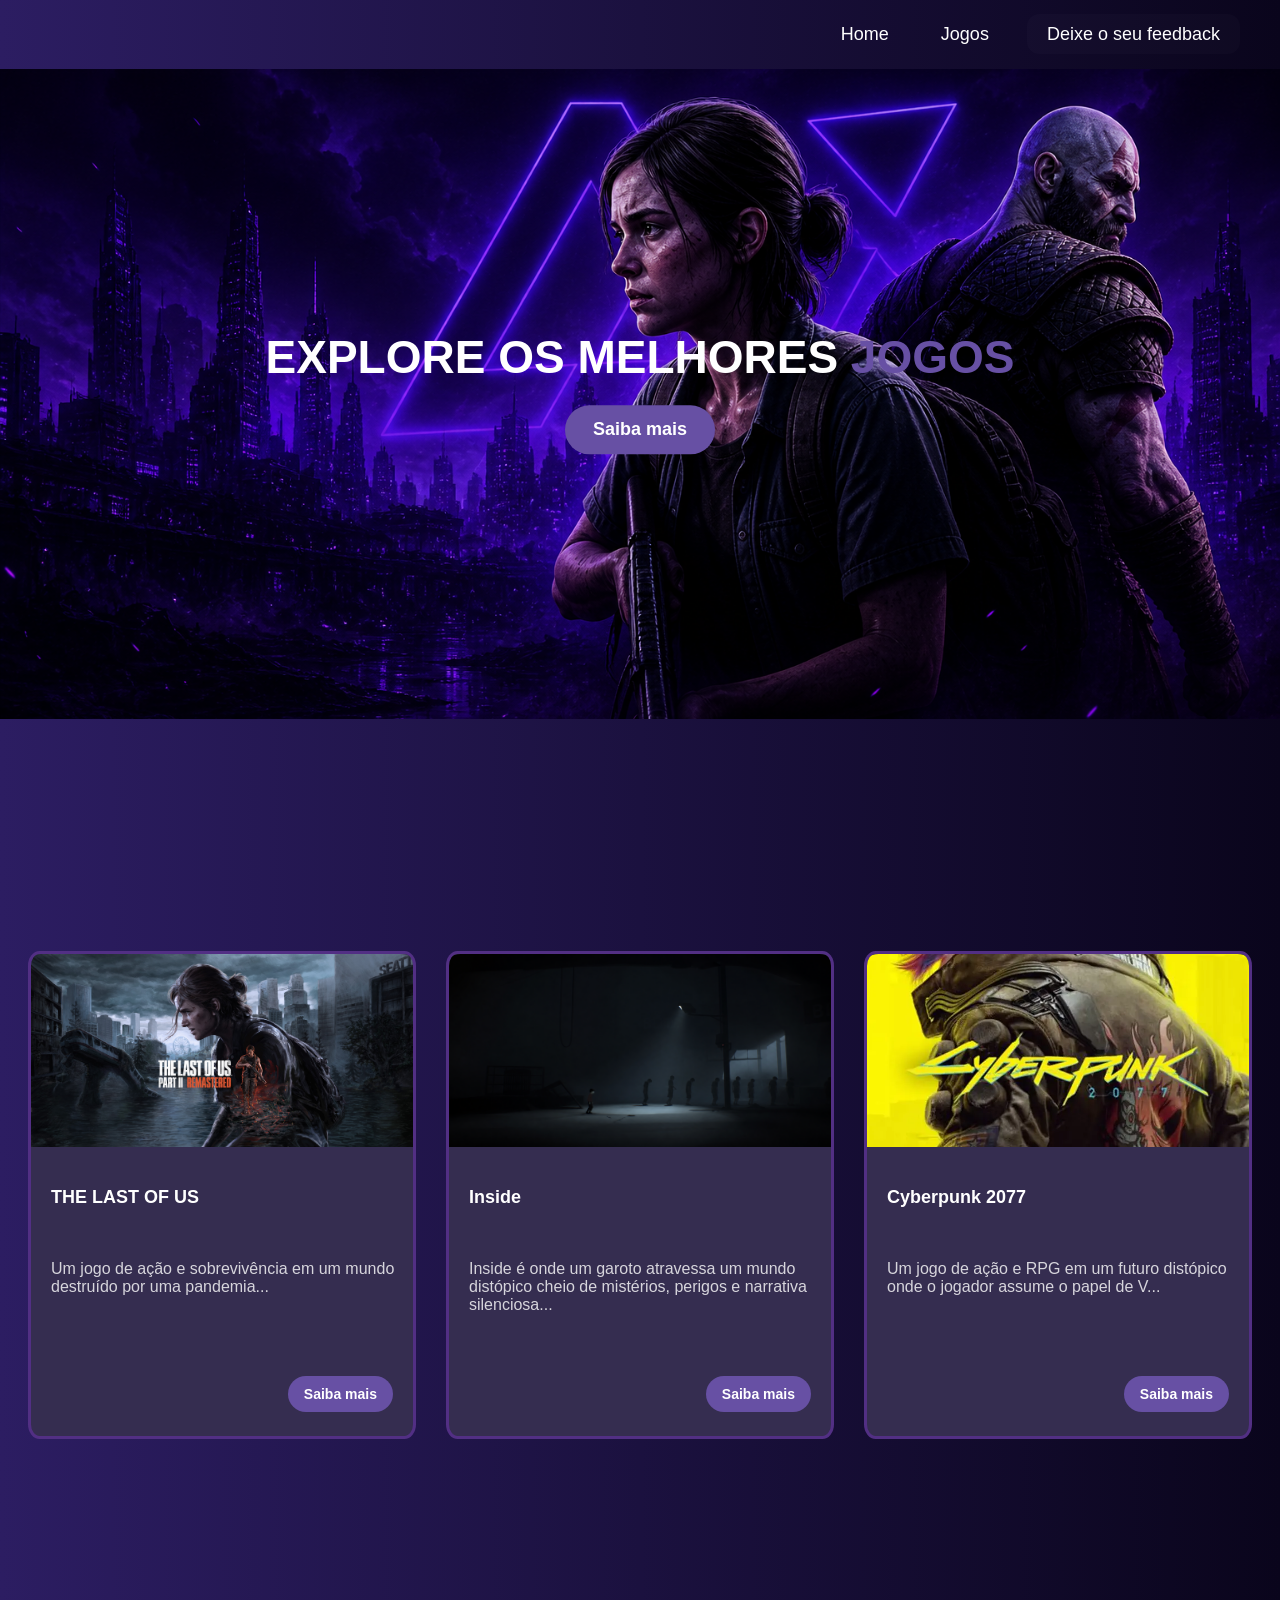
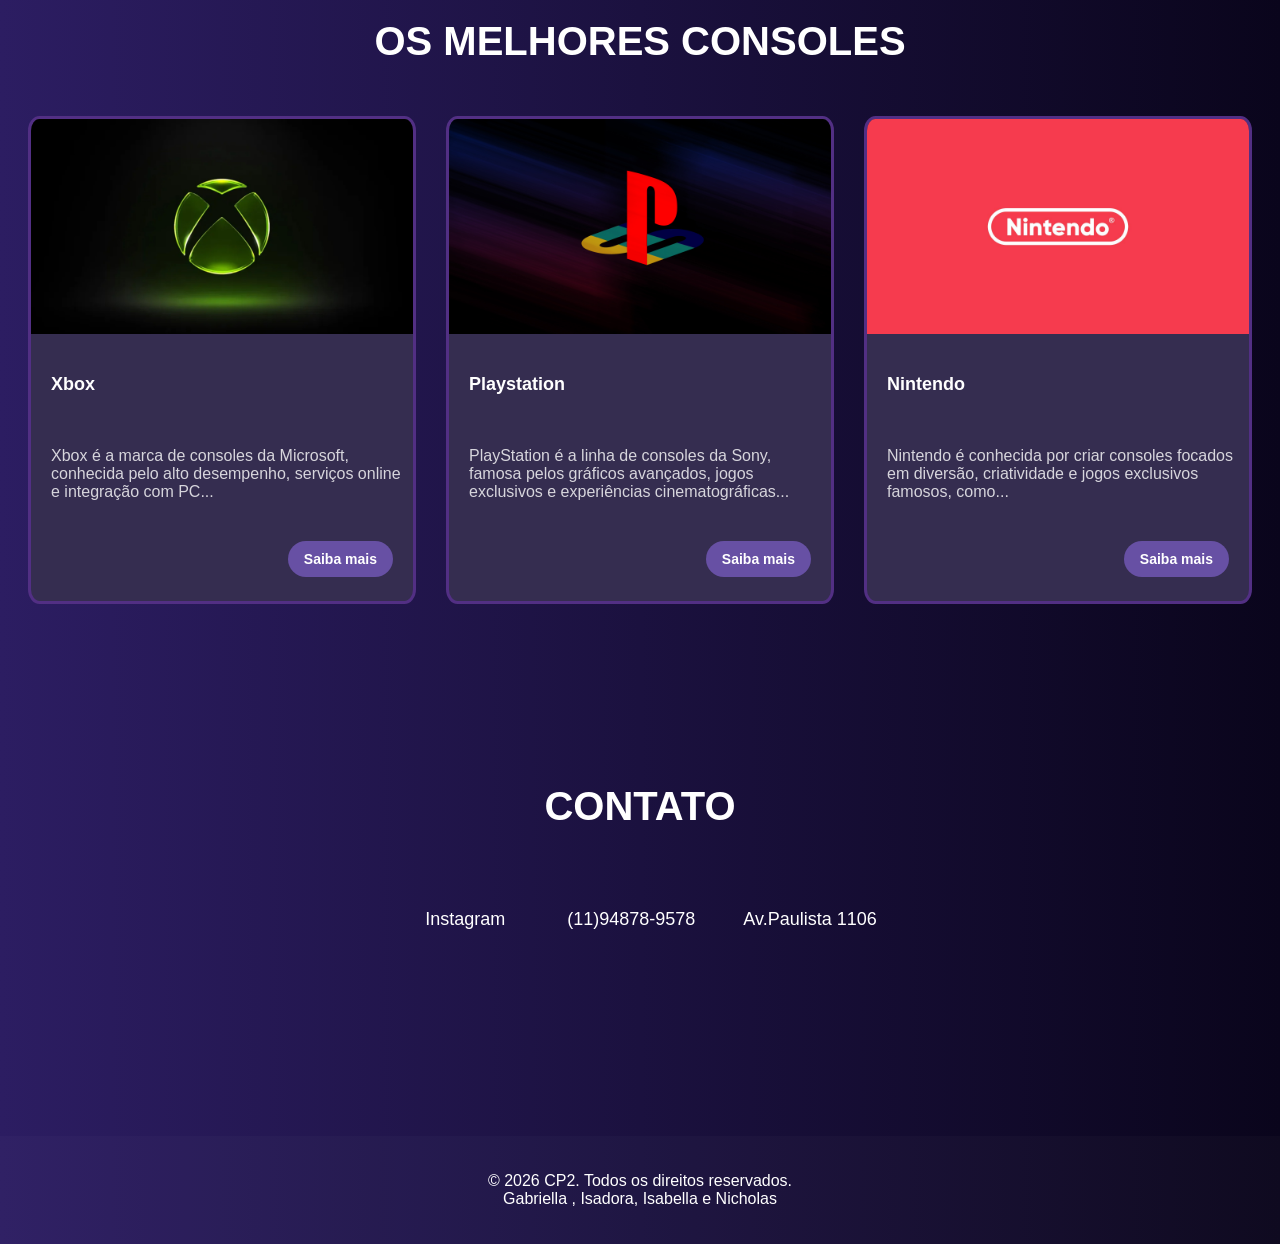
<file: index.html>
<!DOCTYPE html>
<html lang="pt-br">
<head>
    <meta charset="UTF-8">
    <meta name="viewport" content="width=device-width, initial-scale=1.0">
    <link rel="stylesheet" href="css/style.css">
    <link rel="stylesheet" href="css/flex.css">
    <link rel="icon" href="./imagens/joystick-alt-2.svg" type="image/svg+xml" >
    <!-- Basic Icons -->
    <link href="https://cdn.boxicons.com/3.0.8/fonts/basic/boxicons.min.css" rel="stylesheet">
    <!-- Filled Icons -->
    <link href="https://cdn.boxicons.com/3.0.8/fonts/filled/boxicons-filled.min.css" rel="stylesheet">
    <!-- Brand Icons -->
    <link href="https://cdn.boxicons.com/3.0.8/fonts/brands/boxicons-brands.min.css" rel="stylesheet">

    <!--Gabriella Rm:573504
        Isadora Rm: 569323
        Isabella Rm:572023
        Nicholas Rm:569953 -->

    <title>GAMEHUB</title>
</head>

<body>
    <nav class="menu">
            <li><a href="./index.html">Home</a></li>
            <li><a href="./jogos.html">Jogos</a></li>
            <li><a id="feedback" href="./feedback.html">Deixe o seu feedback</a></li>
     </nav>

     <section class="hero-section">
         <img src="./imagens/paginainicial.png" alt="Imagem da página inicial" class="imagem-inicial">
         <div class="hero-content">
             
             <h1>EXPLORE OS MELHORES <strong>JOGOS</strong></h1>
           
             <a class="hero-button" href="./jogos.html">Saiba mais</a>
         </div>
     </section>

      <div class="modelo-5" >
        <!-- Box 1 com imagem e conteúdo -->
        <div class="box box-1">
          <!-- Imagem ocupando metade do box -->
          <img src="./imagens/thelast.jpg" alt="The last of us" class="box-image">
          <!-- Conteúdo (título,botão) na outra metade -->
          <div class="box-content">
            <h3>THE LAST OF US</h3>
            <p class="box-txt">Um jogo de ação e sobrevivência
             em um mundo destruído por uma pandemia...</p>

            <a href="./sinopseTLoU.html" class="box-botao">Saiba mais</a>
          </div>
        </div>

        <!-- Box 2 com imagem e conteúdo -->
        <div class="box box-2">
          <!-- Imagem ocupando metade do box -->
          <img src="./imagens/inside.png" alt="Inside" class="box-image">
          <!-- Conteúdo (título, preço, botão) na outra metade -->
          <div class="box-content">
            <h3>Inside</h3>

            <p class="box-txt">Inside é onde um garoto atravessa um mundo
               distópico cheio de mistérios, perigos e narrativa silenciosa...</p>

            <a href="./sinopseInside.html" class="box-botao">Saiba mais</a>
          </div>
        </div>
 
        <!-- Box 3 com imagem e conteúdo -->
        <div class="box box-3">
          <!-- Imagem ocupando metade do box -->
          <img src="./imagens/cyberpunk.webp" alt="Cyberpunk 2077" class="box-image">
          <!-- Conteúdo (título, preço, botão) na outra metade -->
          <div class="box-content">
            <h3>Cyberpunk 2077</h3>
            <p class="box-txt">Um jogo de ação e RPG em um futuro distópico onde o jogador assume o papel de V...
              </p>
            <a href="sinopseCyberpunk.html" class="box-botao">Saiba mais</a>
          </div>
        </div>
      
    </div>
 <h2>OS MELHORES CONSOLES</h2>
    <article class="modelo-5">
      

        <div class="box box-1">
          <img src="./imagens/xboxLogo.jpg" alt="Xbox">

          <div class="box-content">

            <h3 id="console">Xbox</h3>
            <p class="box-txt">
            <a href="https://www.xbox.com/pt-BR/" class="box-botao" target="_blank">Saiba mais</a>
              Xbox
 é a marca de consoles da Microsoft, conhecida pelo alto desempenho, serviços online e integração com PC...
            </p>

          </div>

        </div>

         <div class="box box-2">
          <img src="./imagens/psnLogo.jpg" alt="Playstation">

          <div class="box-content">

            <h3 id="console">Playstation</h3>
            <p class="box-txt">
            <a href="https://www.playstation.com/pt-br/" class="box-botao" target="_blank">Saiba mais</a>
            PlayStation
 é a linha de consoles da Sony, famosa pelos gráficos avançados, jogos exclusivos e experiências cinematográficas...
            </p>

          </div>

        </div>

         <div class="box box-3">
          <img src="./imagens/nintendoLogo.jpg" alt="Nintendo">

          <div class="box-content">

            <h3 id="console">Nintendo</h3>
            <p class="box-txt">
            <a href="https://www.nintendo.com/pt-br/?srsltid=AfmBOop77h0ynVGWEwuSb6UY1Slze-tJ7N3C26UrHL8HUjtN-mCiwyLi" class="box-botao" target="_blank">Saiba mais</a>
            Nintendo
 é conhecida por criar consoles focados em diversão, criatividade e jogos exclusivos famosos, como...
            </p>

          </div>

        </div>
     

    </article>



   

   
  <h2>CONTATO</h2>

<section class="contato">

  <div class="contato-info">
    <div class="contato-item">
      <i class="bx bx-folder-minus"></i>
      
        <a href="https://www.bing.com/ck/a?!&&p=eb6eebf1df6502783d824f7d369efc9758ba5e0ad05ebb620650da4ccc3df977JmltdHM9MTc3ODExMjAwMA&ptn=3&ver=2&hsh=4&fclid=23e6978b-a61e-6a4d-3bc5-80d9a7966b99&psq=instagram&u=a1aHR0cHM6Ly93d3cuaW5zdGFncmFtLmNvbS8" target="_blank">Instagram</a>
    
    </div>

    <div class="contato-item">
      <i class="bx bx-phone"></i>
      <p>(11)94878-9578</p>
    </div>

    <div class="contato-item">
      <i class="bx bx-location"></i>
      <p>Av.Paulista 1106</p>
    </div>
  </div>
  
</section>
   

  
    <footer>
        <p>&copy; 2026 CP2. Todos os direitos reservados.<br>
            Gabriella , Isadora, Isabella e Nicholas
        </p>
        </footer>
   </body>
   </html>
</file>
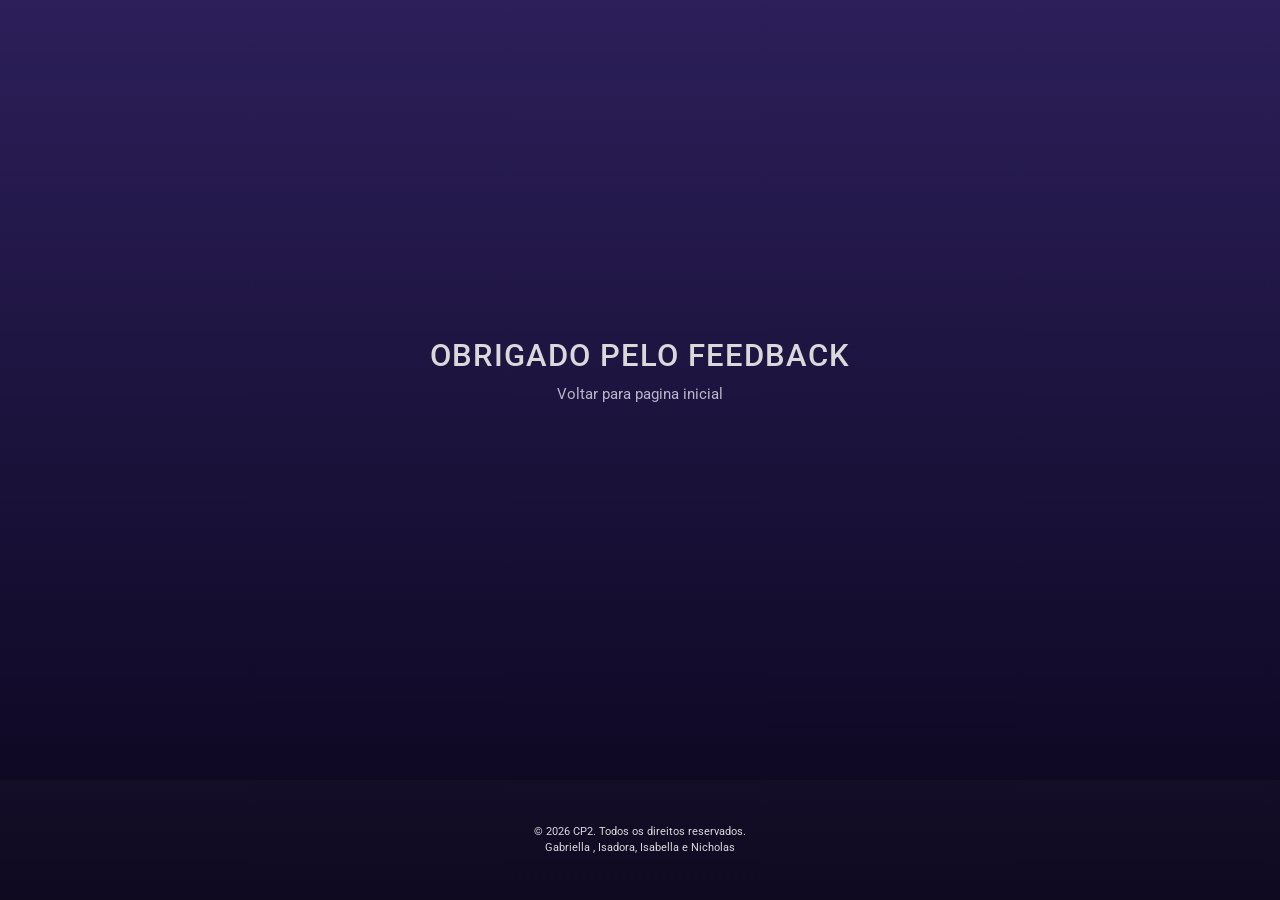
<file: agradecimento.html>
<!DOCTYPE html>
<html lang="pt-br">
<head>
    <meta charset="UTF-8">
    <meta name="viewport" content="width=device-width, initial-scale=1.0">
    <title>Agradecimento</title>
    <link rel="icon" href="./imagens/joystick-alt-2.svg" type="image/svg+xml" >
    <link rel="stylesheet" href="css/agradecimento.css">
</head>
<body>

    <main class="container">
        <section class="content">
            <h1>OBRIGADO PELO FEEDBACK</h1>

            <a href="index.html">
                Voltar para pagina inicial
            </a>
        </section>
    </main>
    <footer>
        <p>&copy; 2026 CP2. Todos os direitos reservados.<br>
            Gabriella , Isadora, Isabella e Nicholas
        </p>
    </footer>
</body>
</html>
</file>
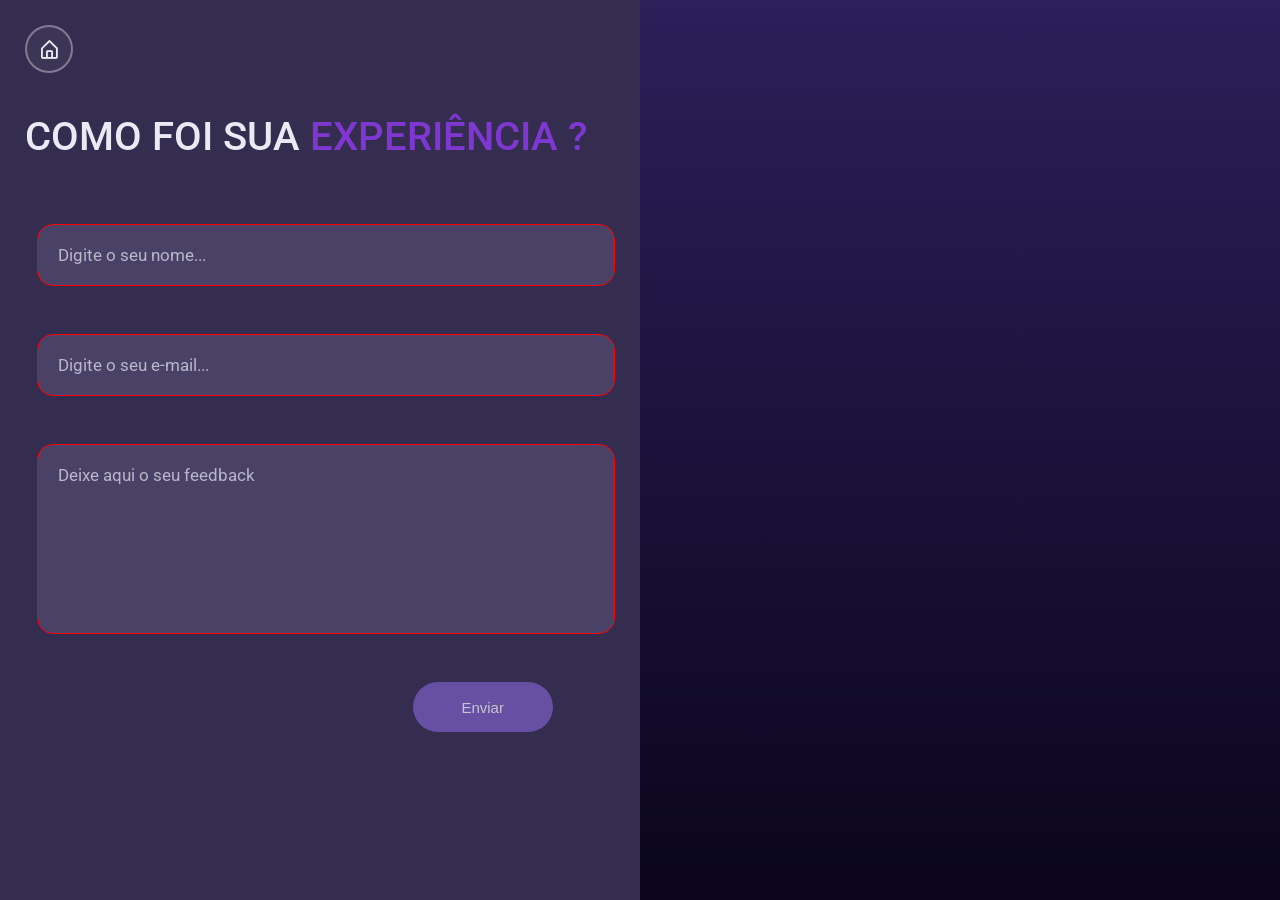
<file: feedback.html>
<!DOCTYPE html>
<html lang="pt-br">
<head>
    <meta charset="UTF-8">
    <meta name="viewport" content="width=device-width, initial-scale=1.0">
    <title>Feedback</title>
     <link rel="icon" href="./imagens/joystick-alt-2.svg" type="image/svg+xml" >
 
    <link rel="stylesheet" href="css/feedback.css">
    <link href='https://unpkg.com/boxicons@2.1.4/css/boxicons.min.css' rel='stylesheet'>
</head>
<body>
 
<div class="container">
 
    <div class="left">
 
        <a href="index.html" class="home-icon">
            <i class='bx bx-home-alt'></i>
        </a>
 
        <h1>
            COMO FOI SUA <span>EXPERIÊNCIA ?</span>
        </h1>
       
        <form class="form" action="agradecimento.html" method="GET">
 
            <input type="text" id="nome" placeholder="Digite o seu nome..." required>
 
            <input type="email" id="email" placeholder="Digite o seu e-mail..." required>
 
            <textarea id="feedback" placeholder="Deixe aqui o seu feedback" required></textarea>
 
            <button type="submit" class="botao-enviar">
                Enviar
            </button>
 
        </form>
 
</div>
 
</body>
</html>
</file>
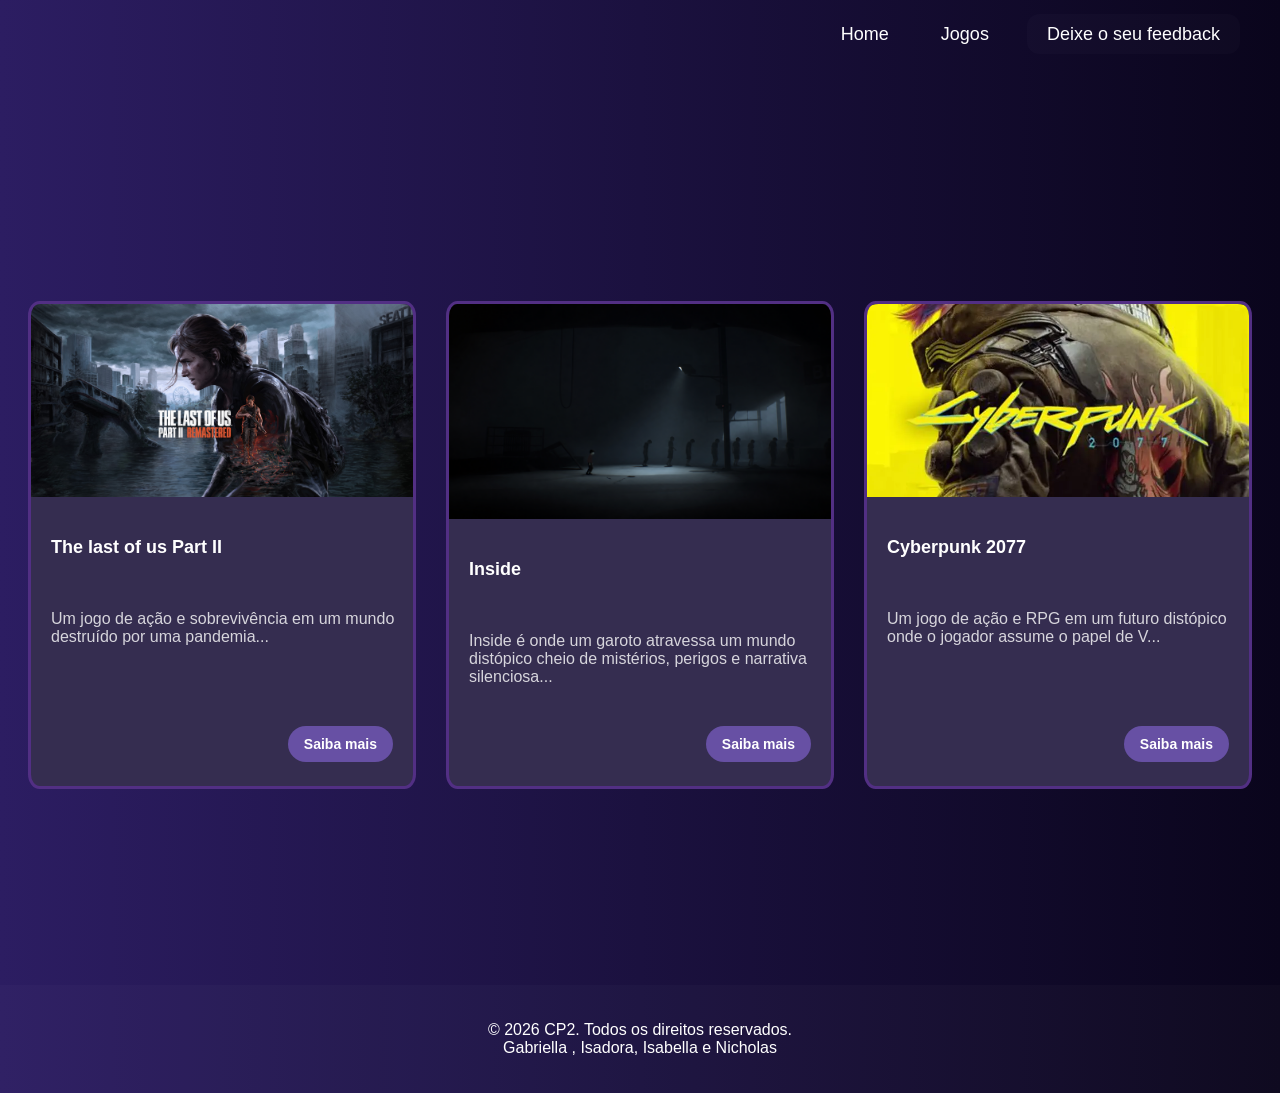
<file: jogos.html>
<!DOCTYPE html>
<html lang="pt-br">
<head>
    <meta charset="UTF-8">
    <meta name="viewport" content="width=device-width, initial-scale=1.0">
    <link rel="stylesheet" href="css/style.css">
    <link rel="stylesheet" href="css/flex.css">
    <link rel="icon" href="./imagens/joystick-alt-2.svg" type="image/svg+xml" >
    <title>Jogos</title>
</head>
<body>
     <nav class="menu">
            <li><a href="./index.html">Home</a></li>
            <li><a href="./jogos.html">Jogos</a></li>
            <li><a id="feedback" href="./feedback.html">Deixe o seu feedback</a></li>
     </nav>

      <div class="modelo-5" >
        <!-- Box 1 com imagem e conteúdo -->
        <div class="box box-1">
          <!-- Imagem ocupando metade do box -->
          <img src="./imagens/thelast.jpg" alt="The last of us Part II" class="box-image">
          <!-- Conteúdo (título, preço, botão) na outra metade -->
          <div class="box-content">
            <h3>The last of us Part II</h3>
            <p class="box-txt">Um jogo de ação e sobrevivência
             em um mundo destruído por uma pandemia...</p>

            <a href="./sinopseTLoU.html" class="box-botao">Saiba mais</a>
          </div>
        </div>

        <!-- Box 2 com imagem e conteúdo -->
        <div class="box box-2">
          <!-- Imagem ocupando metade do box -->
          <img src="./imagens/inside.png" alt="Inside" class="box-imagem">
          <!-- Conteúdo (título, preço, botão) na outra metade -->
          <div class="box-content">
            <h3>Inside</h3>

            <p class="box-txt">Inside é onde um garoto atravessa um mundo
               distópico cheio de mistérios, perigos e narrativa silenciosa...</p>

            <a href="./sinopseInside.html" class="box-botao">Saiba mais</a>
          </div>
        </div>
 
        <!-- Box 3 com imagem e conteúdo -->
        <div class="box box-3">
          <!-- Imagem ocupando metade do box -->
          <img src="./imagens/cyberpunk.webp" alt="Cyberpunk 2077" class="box-image">
          <!-- Conteúdo (título, preço, botão) na outra metade -->
          <div class="box-content">
            <h3>Cyberpunk 2077</h3>
            <p class="box-txt">Um jogo de ação e RPG em um futuro distópico onde o jogador assume o papel de V... 
              </p>
            <a href="./sinopseCyberpunk.html" class="box-botao">Saiba mais</a>
          </div>
        </div>
      
    </div>
   <footer>
        <p>&copy; 2026 CP2. Todos os direitos reservados.<br>
            Gabriella , Isadora, Isabella e Nicholas
        </p>
        </footer>
</body>
</html>
</file>
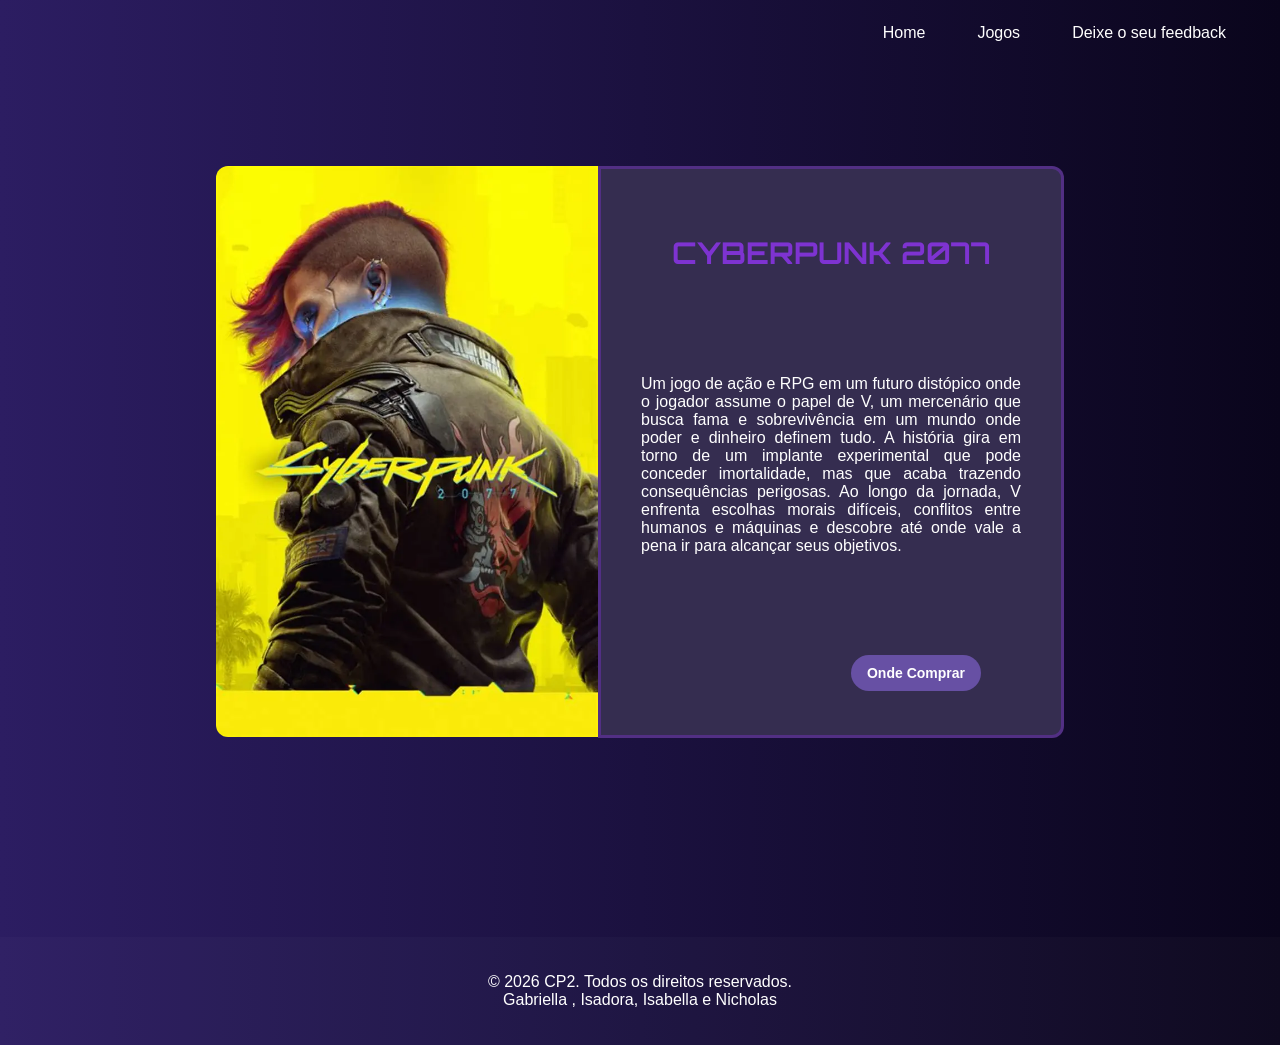
<file: sinopseCyberpunk.html>
<!DOCTYPE html>
<html lang="pt-br">
<head>
    <meta charset="UTF-8">
    <meta name="viewport" content="width=device-width, initial-scale=1.0">
    <link rel="stylesheet" href="css/sinopse.css">
    <link rel="stylesheet" href="css/flex.css">
    <link rel="icon" href="./imagens/joystick-alt-2.svg" type="image/svg+xml" >
    <link href="https://cdn.boxicons.com/3.0.8/fonts/basic/boxicons.min.css" rel="stylesheet">
    <title>CyberPunk</title>
</head>
<body>

     <nav class="menu">
            <li><a href="./index.html">Home</a></li>
            <li><a href="./jogos.html">Jogos</a></li>
            <li><a id="feedback" href="./feedback.html">Deixe o seu feedback</a></li>
     </nav>

<div class = "box-coluna">
     <div>
        <img src="./imagens/cyberpunk.webp" alt="CyberPunk 2077" class="imagem-sinopse">
     </div>

     <div class="box-sinopse">
        <h2 id="cyberpunk">CYBERPUNK 2077</h2>
        <p class= "sinopse">Um jogo de ação e RPG em um futuro distópico onde o jogador assume o papel de V, um mercenário que busca fama e sobrevivência em um mundo onde poder e dinheiro definem tudo. A história gira em torno de um implante experimental que pode conceder imortalidade, mas que acaba trazendo consequências perigosas.

Ao longo da jornada, V enfrenta escolhas morais difíceis, conflitos entre humanos e máquinas e descobre até onde vale a pena ir para alcançar seus objetivos.</p>

         <div class="compra">
            <a href="https://store.steampowered.com/agecheck/app/1091500/" class="box-botao"
                 target="_blank">Onde Comprar
                  <i class="bx bx-cart-alt"></i>
            </a>
        </div>
    </div>
</div>
    <footer>
        <p>&copy; 2026 CP2. Todos os direitos reservados.<br>
            Gabriella , Isadora, Isabella e Nicholas
        </p>
        </footer>
</body>
</html>
</file>
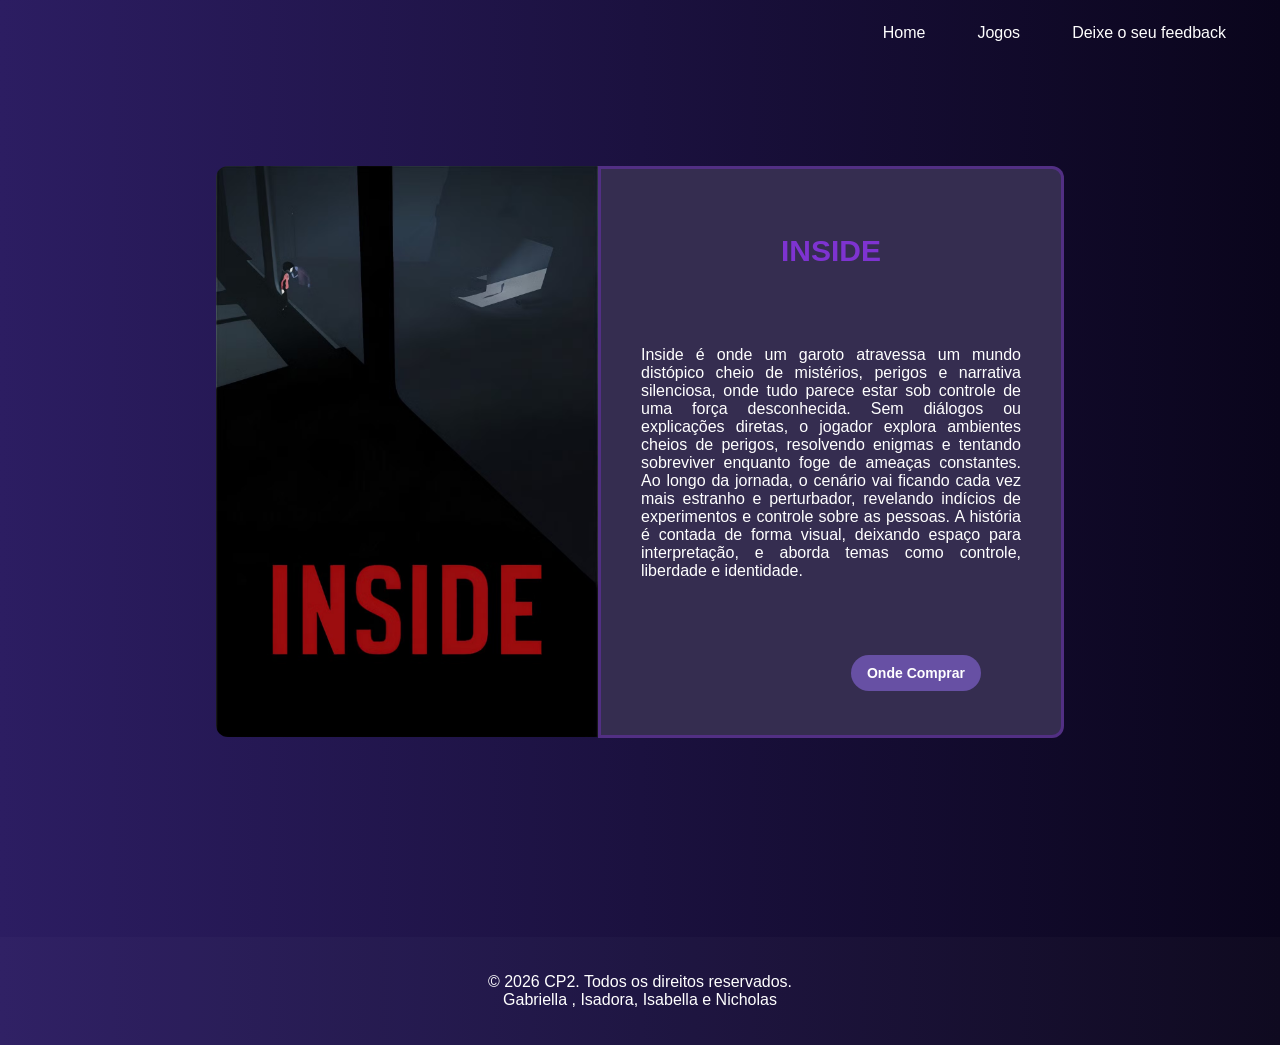
<file: sinopseInside.html>
<!DOCTYPE html>
<html lang="pt-br">
<head>
    <meta charset="UTF-8">
    <meta name="viewport" content="width=device-width, initial-scale=1.0">
    <link rel="stylesheet" href="css/sinopse.css">
    <link rel="stylesheet" href="css/flex.css">
    <link rel="icon" href="./imagens/joystick-alt-2.svg" type="image/svg+xml" >
    <link href="https://cdn.boxicons.com/3.0.8/fonts/basic/boxicons.min.css" rel="stylesheet">
    <title>Inside</title>
</head>
<body>

     <nav class="menu">
            <li><a href="./index.html">Home</a></li>
            <li><a href="./jogos.html">Jogos</a></li>
            <li><a id="feedback" href="./feedback.html">Deixe o seu feedback</a></li>
     </nav>

<div class = "box-coluna">
     <div>
        <img src="./imagens/inside1.png" alt="Inside" class="imagem-sinopse">
     </div>

     <div class="box-sinopse">
        <h2 id="inside">INSIDE</h2>
        <p class= "sinopse">Inside é onde um garoto atravessa um mundo
               distópico cheio de mistérios, perigos e narrativa silenciosa, onde tudo parece estar sob controle de uma força desconhecida. Sem diálogos ou explicações diretas, o jogador explora ambientes cheios de perigos, resolvendo enigmas e tentando sobreviver enquanto foge de ameaças constantes.

                Ao longo da jornada, o cenário vai ficando cada vez mais estranho e perturbador, revelando indícios de experimentos e controle sobre as pessoas. A história é contada de forma visual, deixando espaço para interpretação, e aborda temas como controle, liberdade e identidade.</p>

         <div class="compra">
            <a href="https://store.steampowered.com/app/304430/INSIDE/" class="box-botao"
            target="_blank">Onde Comprar
                  <i class="bx bx-cart-alt"></i>
        </a>
        </div>
    </div>
</div>
   <footer>
        <p>&copy; 2026 CP2. Todos os direitos reservados.<br>
            Gabriella , Isadora, Isabella e Nicholas
        </p>
        </footer>
</body>
</html>
</file>
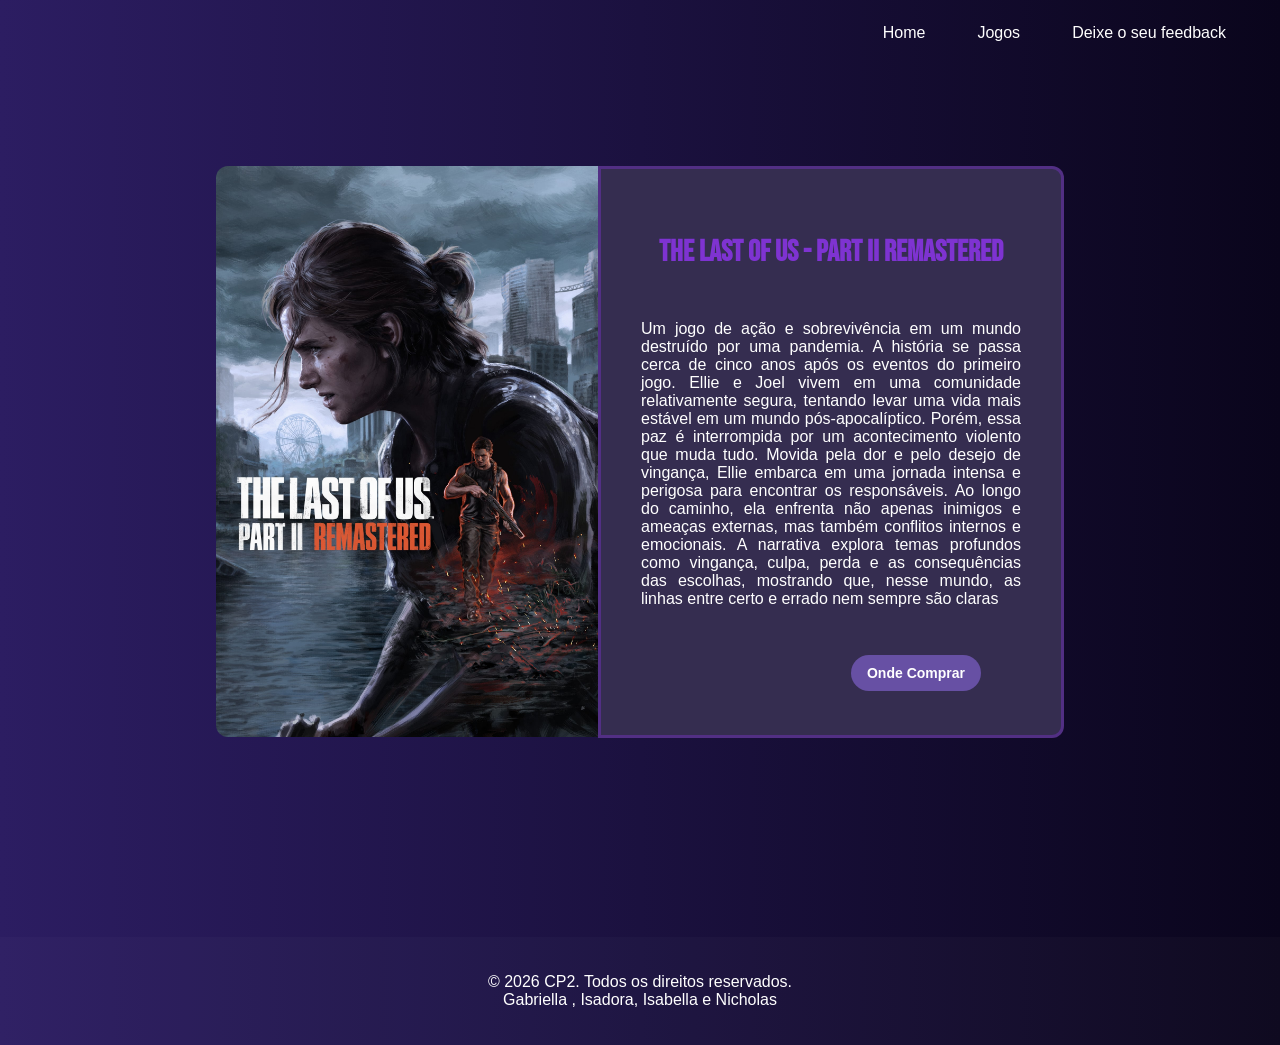
<file: sinopseTLoU.html>
<!DOCTYPE html>
<html lang="pt-br">
<head>
    <meta charset="UTF-8">
    <meta name="viewport" content="width=device-width, initial-scale=1.0">
    <link rel="stylesheet" href="css/sinopse.css">
    <link rel="stylesheet" href="css/flex.css">
    <link rel="icon" href="./imagens/joystick-alt-2.svg" type="image/svg+xml" >
    <link href="https://cdn.boxicons.com/3.0.8/fonts/basic/boxicons.min.css" rel="stylesheet">
    <title>The last os us</title>
</head>
<body>

     <nav class="menu">
            <li><a href="./index.html">Home</a></li>
            <li><a href="./jogos.html">Jogos</a></li>
            <li><a id="feedback" href="./feedback.html">Deixe o seu feedback</a></li>
     </nav>

<div class = "box-coluna">
     <div>
        <img src="./imagens/thelast.jpg" alt="The last of us" class="imagem-sinopse">
     </div>

     <div class="box-sinopse">
        <h2>THE LAST OF US - PART II REMASTERED</h2>
        <p class= "sinopse"> Um jogo de ação e sobrevivência em um mundo destruído por uma pandemia. A história se passa cerca de cinco anos após os eventos do primeiro jogo. Ellie e Joel vivem em uma comunidade relativamente segura, tentando levar uma vida mais estável em um mundo pós-apocalíptico. Porém, essa paz é interrompida por um acontecimento violento que muda tudo.

        Movida pela dor e pelo desejo de vingança, Ellie embarca em uma jornada intensa e perigosa para encontrar os responsáveis. Ao longo do caminho, ela enfrenta não apenas inimigos e ameaças externas, mas também conflitos internos e emocionais.

        A narrativa explora temas profundos como vingança, culpa, perda e as consequências das escolhas, mostrando que, nesse mundo, as linhas entre certo e errado nem sempre são claras</p>

         <div class="compra">
            <a href="https://store.steampowered.com/agecheck/app/2531310/" class="box-botao"
            target="_blank">Onde Comprar
                  <i class="bx bx-cart-alt"></i>
        </a>
        </div>
    </div>
</div>
     <footer>
        <p>&copy; 2026 CP2. Todos os direitos reservados.<br>
            Gabriella , Isadora, Isabella e Nicholas
        </p>
        </footer>
</body>
</html>
</file>
<file: css/style.css>
body{
    min-height: 100vh;
    margin: 0;
    background: linear-gradient(to right, #2C1D62, #0A051C);
    font-family: Arial, sans-serif;
}
.menu{
    display: flex;
    justify-content: flex-end;
    gap: 24px;
    padding: 24px 40px;
}
.menu li{
    display: inline-block;
    list-style: none;
}

a{
    font-size: 16px;
    color: #fff;
    text-decoration: none;
    font-weight: 500;
    padding: 10px 14px;
}
a:hover{
    color:#2C1D62;
}
h2{
    color:#fff;
    text-align: center;
    margin: 0;
    margin-top:180px;
    margin-bottom: -180px;
    font-family:Arial, Helvetica, sans-serif;
    font-size: 40px;
}
#feedback{
   background-color: rgba(255, 255, 255, 0.02);
   color: #fff; 
   border-radius: 12px;
   backdrop-filter: blur(12px);
   -webkit-backdrop-filter: blur(12px);
   padding: 10px 20px;

}
.hero-section{
    position: relative;
}
.imagem-inicial{
    width: 100%;
    height: 650px;
    object-fit: cover;
    display: block;
}
.hero-content{
    position: absolute;
    top: 50%;
    left: 50%;
    transform: translate(-50%, -50%);
    color: #fff;
    text-align: center;
    display: flex;
    flex-direction: column;
    align-items: center;
    gap: 24px;
    padding: 0 20px;
    width: calc(100% - 40px);
    
}
.hero-content h1{
    margin: 0;
    font-size: 46px;
    line-height: 1.05;
    
}
.hero-button{
    display: inline-block;
    padding: 14px 28px;
    background-color: #6750A4;
    color: #fff;
    border-radius: 99px;
    text-decoration: none;
    font-weight: 600;
}

strong{
    color: #6750A4;   
}
footer{
    background-color: rgba(255, 255, 255, 0.02);
    color: #fff;
    text-align: center;
    padding: 20px 0;
    margin-top: 196px;
}
::selection{
    background-color: #6750A4;
    color: #fff;
}
.contato {
  margin-top: 250px;
  text-align: center;
}

.contato-info {
  display: flex;
  align-items: center;
  justify-content: center;
  gap: 40px;
  margin-top: 25px;
}

.contato-item {
  display: flex;
  align-items: center;
  gap: 8px; /* Aproxima o ícone do texto */
}

.contato-item i {
  color: #6750A4;
  font-size: 24px;
  margin: 0;
}

.contato-item p,a {
  margin: 0;
  color: #fff;
  font-size: 18px;

}
.contato-item p:hover {
  color: #6750A4;
}
</file>
<file: css/flex.css>
.box {
    width: 382px;
    height: 482px;
    border-radius: 3%;
    border: 3px solid rgba(126, 51, 209, 0.4);
    background-color: #352D50;
    margin-top: 232px;
    /* Organiza a imagem em cima e o conteúdo embaixo */
    display: flex;
    flex-direction: column;
    overflow: hidden;
}

/* Imagem do box - ocupa a parte superior do card */
.box-image {
    width: 100%;
    height: 40%;
    object-fit: cover;
    border-radius: 3% 3% 0 0;
}

/* Conteúdo do box (título, preço, botão) fica embaixo da imagem */
.box-content {
    width: 100%;
    padding: 20px ;
    display: flex;
    flex-direction: column;
    justify-content: flex-start;
    color: #fff;
    position: relative;
    height: 100%;
}

/* Estilo do título dentro do box */
.box-content h3 {
    margin: 20px 0 12px 0;
    font-size: 18px;
    font-weight: 600;
}

/* Estilo do preço dentro do box */
.box-txt {
    margin: 40px 25px 18px 0;
    font-size: 16px;
    color: rgba(255, 255, 255, 0.8);
}

/* Botão "Saiba mais" posicionado no canto inferior direito */
.box-botao {  
    padding: 10px 16px;
    background-color: #6750A4;
    color: #fff;
    border-radius: 100px;
    text-decoration: none;
    font-size: 14px;
    font-weight: 600;
    position: absolute;
    bottom: 24px;
    right: 60px;
}

/* Efeito hover no botão */
.box-botao:hover {
    background-color: #7e5fb8;
}

.modelo-5{
    display: flex;
    align-items: stretch;
    gap: 30px;
    justify-content: center;
}

.box-sinopse{
    display: flex;
    width: 420px;
    height: 526px;
    border-radius: 0 12px 12px 0; 
    border: 3px solid rgba(126, 51, 209, 0.4);
    background-color: #352D50;
    flex-direction: column;
    justify-content: space-between;
    padding: 20px;
    
}

.box-coluna{
    display: flex;
    align-items: center;
    justify-content: center;
    margin-top: 100px;
    align-items: stretch
}

.compra {
    position: relative;
     margin-top: 20px
}
</file>
<file: css/agradecimento.css>
@import url('https://fonts.googleapis.com/css2?family=Roboto:wght@400;500&display=swap');

*{
    margin: 0;
    padding: 0;
    box-sizing: border-box;
}

body{
    height: 100vh;
    font-family: 'Roboto', sans-serif;
    background: linear-gradient(180deg, #2C1F5A 0%, #0A051C 100%);
    color: #EAEAF5;
}

.container{
    height: calc(100vh - 120px);

    display: flex;
    align-items: center;
    justify-content: center;
}

.content{
    text-align: center;
    transform: translateY(-20px);
}

.content h1{
    color: #D9D9D9;
    font-size: 31px;
    font-weight: 500;
    letter-spacing: 1px;
    margin-bottom: 10px;
}

.content a{
    color: #B9B6C9;
    font-size: 15px;
    font-weight: 400;
    text-decoration: none;
}

.content a:hover{
    color: #FFFFFF;
}

footer{
    height: 120px;

    display: flex;
    align-items: center;
    justify-content: center;

    background-color: rgba(255, 255, 255, 0.02);

    color: #D9D9D9;
    text-align: center;

    font-size: 11px;
    line-height: 16px;
}
</file>
<file: css/feedback.css>
@import url('https://fonts.googleapis.com/css2?family=Roboto:wght@400;500&display=swap');
 
* {
    margin: 0;
    padding: 0;
    box-sizing: border-box;
}
 
body {
    height: 100vh;
    font-family: 'Roboto', sans-serif;
    background: linear-gradient(180deg, #2C1F5A 0%, #0A051C 100%);
}
 
.container {
    display: flex;
    height: 100vh;
}
 
.left {
    width: 50%;
    background-color: #352D50;
 
    position: relative;
    padding: 60px 25px;
 
    display: flex;
    flex-direction: column;
}
 
.home-icon {
    position: absolute;
    top: 25px;
    left: 25px;
 
    width: 48px;
    height: 48px;
 
    display: flex;
    align-items: center;
    justify-content: center;
 
    background-color: rgba(255,255,255,0.04);
 
    border: 2px solid rgba(255,255,255,0.35);
 
    border-radius: 50%;
 
    color: #EAEAF5;
    font-size: 22px;
    text-decoration: none;
}
 
h1 {
    margin-top: 50px;
    margin-bottom: 60px;
 
    width: 100%;
    max-width: 1000px;
 
    font-size: 40px;
    font-weight: 500;
    line-height: 54px;
 
    color: #EAEAF5;
}
 
h1 span {
    color: #7F37D2;
}
 
.form {
    display: flex;
    flex-direction: column;
    gap: 48px;
 
    margin-left: 12px;
}
 
input,
textarea {
    width: 100%;
    max-width: 650px;
 
    padding: 20px;
 
    border: none;
    border-radius: 16px;
 
    background-color: #4A4266;
    color: #fff;
 
    font-family: 'Roboto', sans-serif;
    font-size: 17px;
 
    outline: none;
}
 
input::placeholder,
textarea::placeholder {
    color: #B9B6C9;
}
 
textarea {
    height: 190px;
    resize: none;
}
 
.botao-enviar {
    margin-top: auto;
 
    align-self: flex-start;
 
    margin-left: 65%;
 
    width: 140px;
    height: 50px;
 
    background-color: #6750A4;
    color: #CAC4D0;
 
    border-radius: 50px;
    text-decoration: none;
    border: none;
 
    display: flex;
    align-items: center;
    justify-content: center;
 
    font-size: 15px;
    font-weight: 500;
 
    cursor: pointer;
}
 
.botao-enviar:hover {
    filter: brightness(1.1);
}
 
.botao-enviar:active {
    transform: scale(0.96);
}
input:focus,
textarea:focus{
    background-color:#6750A4 ; 
}
input:invalid,
textarea:invalid{
    border: solid 1px red;
}
</file>
<file: css/sinopse.css>
@import url('https://fonts.googleapis.com/css2?family=Bebas+Neue&display=swap');
@import url('https://fonts.googleapis.com/css2?family=Bebas+Neue&family=Orbitron:wght@400..900&display=swap');


body{
    min-height: 100vh;
    margin: 0;
    background: linear-gradient(to right, #2C1D62, #0A051C);
    font-family: Arial, sans-serif;
}

.menu{
    display: flex;
    justify-content: flex-end;
    gap: 24px;
    padding: 24px 40px;
}
.menu li{
    display: inline-block;
    list-style: none;
}

a{
    font-size: 16px;
    color: #fff;
    text-decoration: none;
    font-weight: 500;
    padding: 10px 14px;
}
a:hover{
    color:#2C1D62;
}

.sinopse{ 
    text-align: justify;
    color: #fff;
    margin-top: 0;
    padding: 20px;
    font-size: 16px;

}

.imagem-sinopse{
    width: 382px;
    height: 571px;
    object-fit: cover;
    border-radius: 12px 0 0 12px;

}

h2 {
    text-align: center;
    font-family: "Bebas Neue", cursive;
    color: #7E33D1;
    margin-bottom: -20px;
    padding-top: 20px;
    font-size: 30px;
}

#inside {
    font-family: Arial, Helvetica, sans-serif;
}

#cyberpunk{
    font-family: Orbitron, cursive;
}
footer{
    background-color: rgba(255, 255, 255, 0.02);
    color: #fff;
    text-align: center;
    padding: 20px 0;
    margin-top: 196px;
}
</file>
